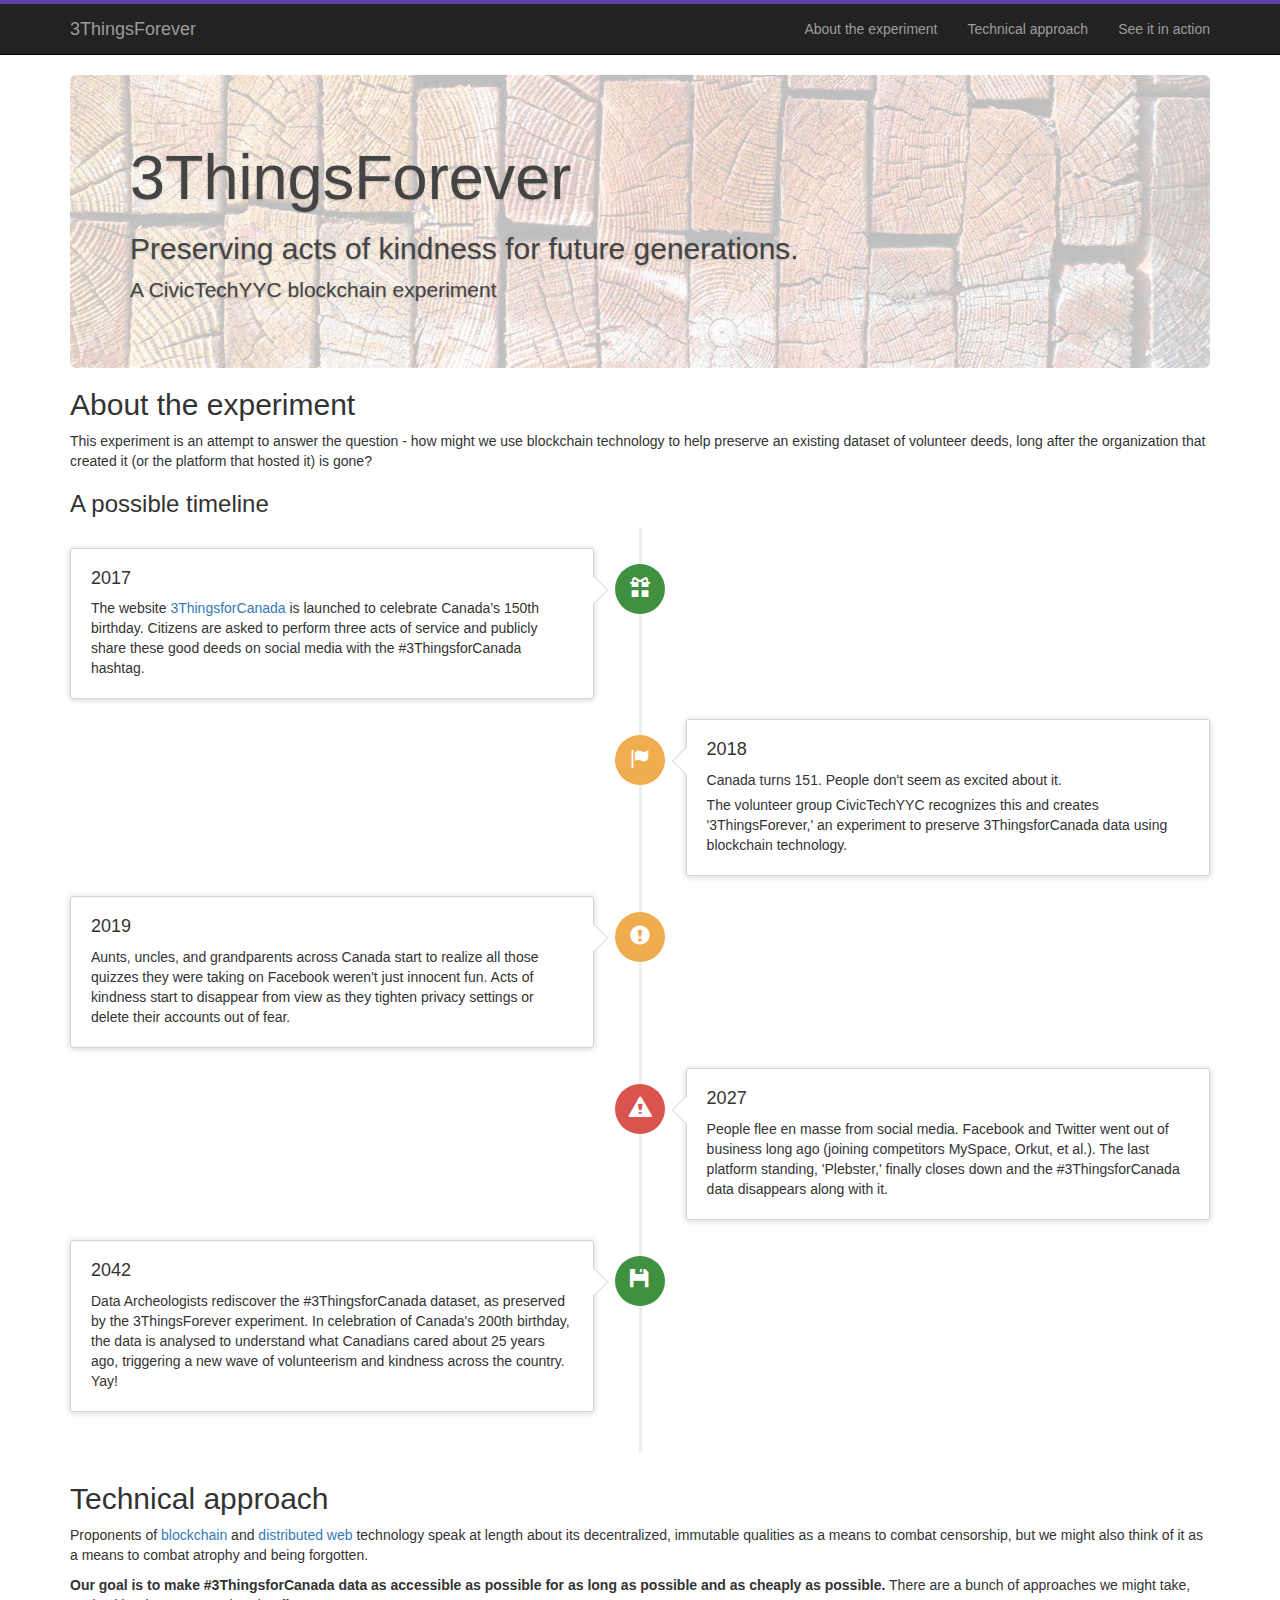
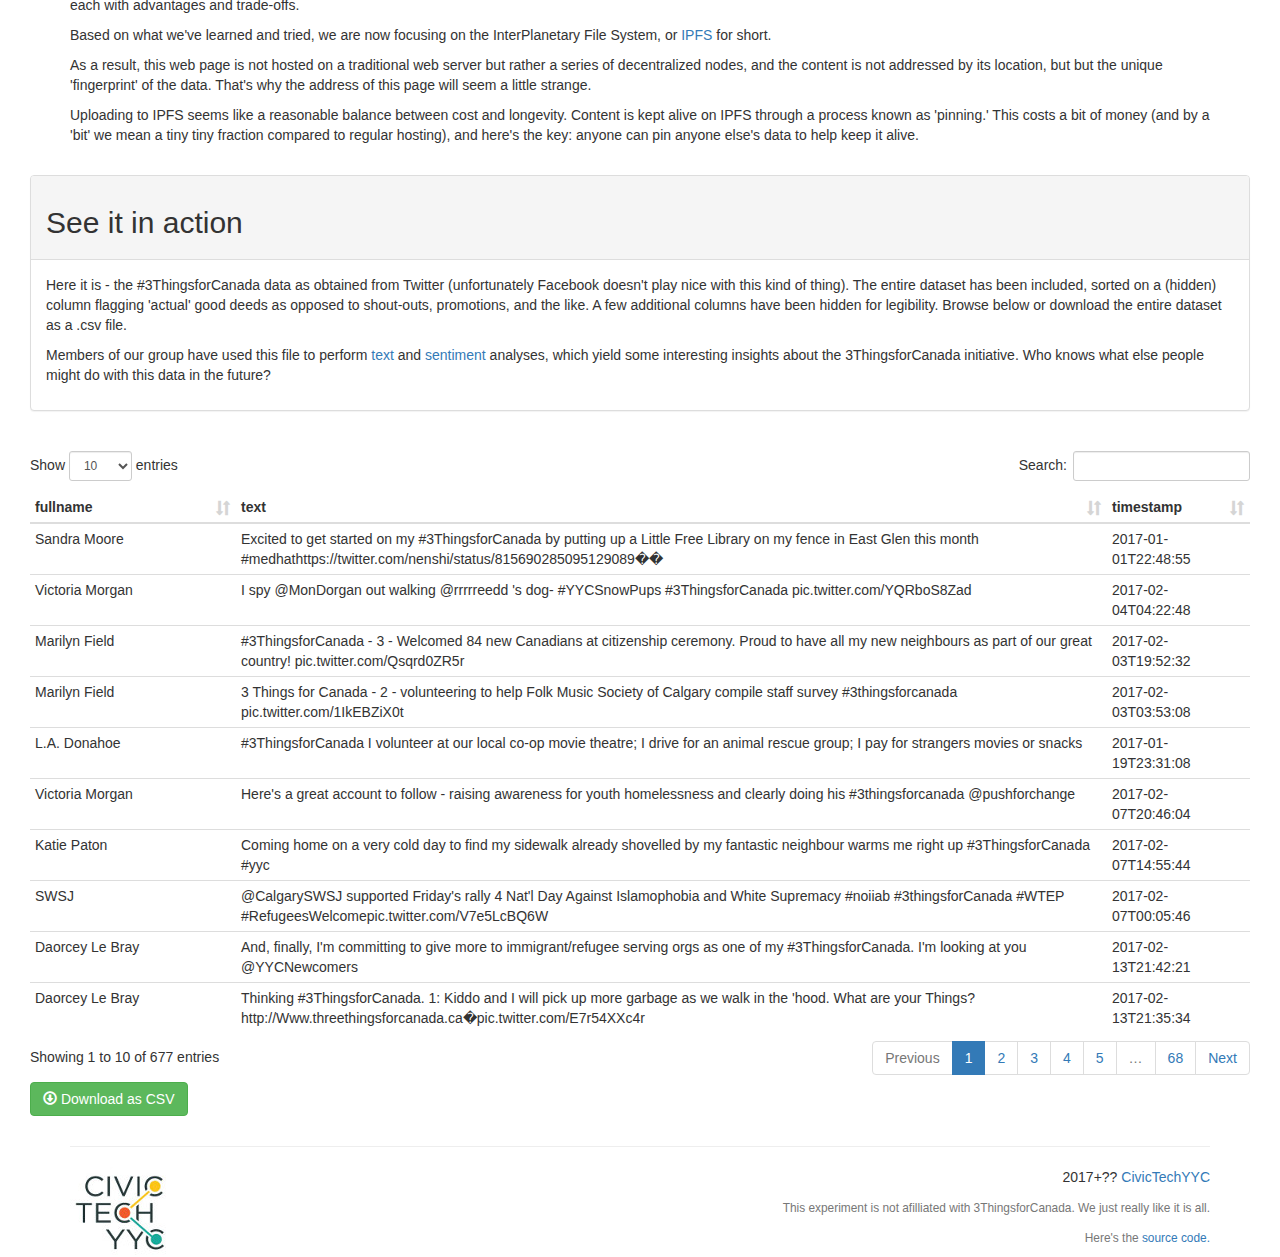
<file: index.html>
<!DOCTYPE html>
<html lang="en">
  <head>
    <meta charset="utf-8">
    <meta http-equiv="X-UA-Compatible" content="IE=edge">
    <meta name="viewport" content="width=device-width, initial-scale=1">
    <!-- The above 3 meta tags *must* come first in the head; any other head content must come *after* these tags -->
    <title>3ThingsForever</title>
    <meta name="author" content="CivicTechYYC">
    <meta content="Display any CSV file as a searchable, filterable, pretty HTML table" />

    <!-- Bootstrap core CSS -->
    <link href="bootstrap.min.css" rel="stylesheet">
    <link href="dataTables.bootstrap.css" rel="stylesheet">

    <!-- Timeline CSS - Dependency on Bootstrap -->
    <link href="timeline.css" rel="stylesheet">

    <!-- Custom CSS - Bootstrap overrides -->
    <link href="custom.css" rel="stylesheet">
    
    <!-- HTML5 shim and Respond.js for IE8 support of HTML5 elements and media queries -->
    <!--[if lt IE 9]>
      <script type="text/javascript" src="https://oss.maxcdn.com/html5shiv/3.7.2/html5shiv.min.js"></script>
      <script type="text/javascript" src="https://oss.maxcdn.com/respond/1.4.2/respond.min.js"></script>
    <![endif]-->
  </head>

  <body>
      <nav class="navbar navbar-inverse navbar-static-top">
          <div class="container">
            <div class="navbar-header">
              <button type="button" class="navbar-toggle collapsed" data-toggle="collapse" data-target="#navbar" aria-expanded="false" aria-controls="navbar">
                <span class="sr-only">Toggle navigation</span>
                <span class="icon-bar"></span>
                <span class="icon-bar"></span>
                <span class="icon-bar"></span>
              </button>
              <a class="navbar-brand" href="#">3ThingsForever</a>
            </div>
            <div id="navbar" class="navbar-collapse collapse">
              <ul class="nav navbar-nav navbar-right">
                <li><a href="#about">About the experiment</a></li>
                <li><a href="#approach">Technical approach</a></li>
                <li><a href="#action">See it in action</a></li>
              </ul>
            </div><!--/.nav-collapse -->
          </div>
        </nav>
        <div class="container-fluid">
          <div class="container">

            <div class="jumbotron">
              <h1>3ThingsForever</h1>
              <h2>Preserving acts of kindness for future generations.</h2>
              <p>A CivicTechYYC blockchain experiment</p>
            </div>
          </div>
            <div class="container" id="about">
                <h2>About the experiment</h2>
                <p>This experiment is an attempt to answer the question - how might we use blockchain technology to help preserve an existing dataset of volunteer deeds, long after the organization that created it (or the platform that hosted it) is gone?</p>
                <h3>A possible timeline</h3>
                <!-- Timeline Start -->
                <ul class="timeline">
                    <li>
                      <div class="timeline-badge success"><i class="glyphicon glyphicon-gift"></i></div>
                      <div class="timeline-panel">
                        <div class="timeline-heading">
                          <h4 class="timeline-title">2017</h4>
                        </div>
                        <div class="timeline-body">
                          <p>The website <a href="http://http://www.threethingsforcanada.ca">3ThingsforCanada</a> is launched to celebrate Canada’s 150th birthday. Citizens are asked to perform three acts of service and publicly share these good deeds on social media with the #3ThingsforCanada hashtag.</p>
                        </div>
                      </div>
                    </li>
                    <li class="timeline-inverted">
                      <div class="timeline-badge warning"><i class="glyphicon glyphicon-flag"></i></div>
                      <div class="timeline-panel">
                        <div class="timeline-heading">
                          <h4 class="timeline-title">2018</h4>
                        </div>
                        <div class="timeline-body">
                          <p>Canada turns 151. People don't seem as excited about it.</p><p>The volunteer group CivicTechYYC recognizes this and creates '3ThingsForever,' an experiment to preserve 3ThingsforCanada data using blockchain technology.</p>
                        </div>
                      </div>
                    </li>
                    <li>
                      <div class="timeline-badge warning"><i class="glyphicon glyphicon-exclamation-sign"></i></div>
                      <div class="timeline-panel">
                        <div class="timeline-heading">
                          <h4 class="timeline-title">2019</h4>
                        </div>
                        <div class="timeline-body">
                          <p>Aunts, uncles, and grandparents across Canada start to realize all those quizzes they were taking on Facebook weren't just innocent fun. Acts of kindness start to disappear from view as they tighten privacy settings or delete their accounts out of fear.</p>
                        </div>
                      </div>
                    </li>
                    <li class="timeline-inverted">
                      <div class="timeline-badge danger"><i class="glyphicon glyphicon-alert"></i></div>
                      <div class="timeline-panel">
                        <div class="timeline-heading">
                          
                          <h4 class="timeline-title">2027</h4>
                        </div>
                        <div class="timeline-body">
                            <p>People flee en masse from social media. Facebook and Twitter went out of business long ago (joining competitors MySpace, Orkut, et al.). The last platform standing, 'Plebster,' finally closes down and the #3ThingsforCanada data disappears along with it.</p>
                        </div>
                      </div>
                    </li>
                    <li>
                      <div class="timeline-badge success"><i class="glyphicon glyphicon-floppy-disk"></i></div>
                      <div class="timeline-panel">
                        <div class="timeline-heading">
                          <h4 class="timeline-title">2042</h4>
                        </div>
                        <div class="timeline-body">
                          <p>Data Archeologists rediscover the #3ThingsforCanada dataset, as preserved by the 3ThingsForever experiment. In celebration of Canada's 200th birthday, the data is analysed to understand what Canadians cared about 25 years ago, triggering a new wave of volunteerism and kindness across the country. Yay!</p>
                        </div>
                      </div>
                    </li>
                </ul>
                <!-- Timeline End -->
              </div>
              <!-- </div> -->
            <div class="container" id="approach"><h2>Technical approach</h2>
              <p>Proponents of <a href="https://en.wikipedia.org/wiki/Blockchain">blockchain</a> and <a href="https://hacks.mozilla.org/2018/07/introducing-the-d-web/">distributed web</a> technology speak at length about its decentralized, immutable qualities as a means to combat censorship, but we might also think of it as a means to combat atrophy and being forgotten.</p><p><strong>Our goal is to make #3ThingsforCanada data as accessible as possible for as long as possible and as cheaply as possible.</strong> There are a bunch of approaches we might take, each with advantages and trade-offs.</p><p>Based on what we've learned and tried, we are now focusing on the InterPlanetary File System, or <a href="https://ipfs.io">IPFS</a> for short.</p><p>As a result, this web page is not hosted on a traditional web server but rather a series of decentralized nodes, and the content is not addressed by its location, but but the unique 'fingerprint' of the data. That's why the address of this page will seem a little strange. </p><p>Uploading to IPFS seems like a reasonable balance between cost and longevity. Content is kept alive on IPFS through a process known as 'pinning.' This costs a bit of money (and by a 'bit' we mean a tiny tiny fraction compared to regular hosting), and here's the key: anyone can pin anyone else's data to help keep it alive.</p></div><br>
              <div class="container-fluid">
            <div class="panel panel-default" id="action">
              <div class="panel-heading"><h2>See it in action</h2></div>
              <div class="panel-body">
              <p>Here it is - the #3ThingsforCanada data as obtained from Twitter (unfortunately Facebook doesn't play nice with this kind of thing). The entire dataset has been included, sorted on a (hidden) column flagging 'actual' good deeds as opposed to shout-outs, promotions, and the like. A few additional columns have been hidden for legibility. Browse below or download the entire dataset as a .csv file.</p><p>Members of our group have used this file to perform <a href="3thingstweetstudy.html">text</a> and <a href="3thingstweetsentiment.html">sentiment</a> analyses, which yield some interesting insights about the 3ThingsforCanada initiative. Who knows what else people might do with this data in the future?</p>
              </div>
            </div>
            <br>
            <div id="table-container"></div>

        </div>
          
          </div><!-- /.container -->

    <footer class="footer">
      <div class="container">
        <hr />
        <img src="CivicTechYYCLogo-sm.jpg" class="pull-left" alt="CivicTechYYC Logo">
        <div class="text-right">
          <p>2017+??<a href="https://civictechyyc.wordpress.com"> CivicTechYYC</a></p>
          <p><small class="text-muted">This experiment is not afilliated with 3ThingsforCanada. We just really like it is all.</small></p>
          <p><small class="text-muted">Here's the <a href="https://github.com/CivicTechYYC/Blockchain-Experiment-1">source code.</a></small></p>
        </div>
      </div>
    </footer>

    <!-- Bootstrap core JavaScript
    ================================================== -->
    <!-- Placed at the end of the document so the pages load faster -->
    <script type="text/javascript" src="jquery.min.js"></script>
    <script type="text/javascript" src="bootstrap.min.js"></script>
    <script type="text/javascript" src="jquery.csv.min.js"></script>
    <script type="text/javascript" src="jquery.dataTables.min.js"></script>
    <script type="text/javascript" src="dataTables.bootstrap.js"></script>
    <script type="text/javascript" src="csv_to_html_table.js"></script>


    <script type="text/javascript">
      function format_link(link){
        if (link)
          return "<a href='" + link + "' target='_blank'>" + link + "</a>";
        else
          return "";
      }
     
      //see datatables documentation for explanation of options - we're using to control paging, visibility, column width, and sort order
      
      CsvToHtmlTable.init({
        csv_path: '3ThingsForCanada.csv',
        element: 'table-container',
        allow_download: true,
        csv_options: {separator: ',', delimiter: '"'},
        datatables_options: {"paging": true, "responsive": true, "order": [10, 'dsc'], "aoColumns": [{ sWidth: '25%' },  {sWidth: 'null' },  {sWidth: 'null' }, {sWidth: 'null' }, {sWidth: 'null' }, {sWidth: 'null' }, {sWidth: '60%'}, {sWidth: '15%'}, {sWidth: 'null' }, {sWidth: 'null' } ], "columnDefs": [
            {
                "targets": [ 2 ],
                "visible": false
            },
            {
                "targets": [ 3 ],
                "visible": false
            },
             {
                "targets": [ 4 ],
                "visible": false
            },
            {
                "targets": [ 5 ],
                "visible": false
            },
             {
                "targets": [ 1 ],
                "visible": false
            },
             {
                "targets": [ 8 ],
                "visible": false
            },
            {
                "targets": [ 9 ],
                "visible": false
            },
          {
            "targets": [10],
            "visible": false
          }
        ]
          
        }
        
      });
    </script>
    <script type="text/javascript">
        $(document).ready(function(){
          // Add smooth scrolling to all links
          $("a").on('click', function(event) {
        
            // Make sure this.hash has a value before overriding default behavior
            if (this.hash !== "") {
              // Prevent default anchor click behavior
              event.preventDefault();
        
              // Store hash
              var hash = this.hash;
        
              // Using jQuery's animate() method to add smooth page scroll
              // The optional number (800) specifies the number of milliseconds it takes to scroll to the specified area
              $('html, body').animate({
                scrollTop: $(hash).offset().top
              }, 800, function(){
           
                // Add hash (#) to URL when done scrolling (default click behavior)
                window.location.hash = hash;
              });
            } // End if
          });
        });
        </script>
  </body>
</html>
</file>
<file: timeline.css>
/* Timeline CSS */

.timeline {
    list-style: none;
    padding: 20px 0 20px;
    position: relative;
}

    .timeline:before {
        top: 0;
        bottom: 0;
        position: absolute;
        content: " ";
        width: 3px;
        background-color: #eeeeee;
        left: 50%;
        margin-left: -1.5px;
    }

    .timeline > li {
        margin-bottom: 20px;
        position: relative;
    }

        .timeline > li:before,
        .timeline > li:after {
            content: " ";
            display: table;
        }

        .timeline > li:after {
            clear: both;
        }

        .timeline > li:before,
        .timeline > li:after {
            content: " ";
            display: table;
        }

        .timeline > li:after {
            clear: both;
        }

        .timeline > li > .timeline-panel {
            width: 46%;
            float: left;
            border: 1px solid #d4d4d4;
            border-radius: 2px;
            padding: 20px;
            position: relative;
            -webkit-box-shadow: 0 1px 6px rgba(0, 0, 0, 0.175);
            box-shadow: 0 1px 6px rgba(0, 0, 0, 0.175);
        }

            .timeline > li > .timeline-panel:before {
                position: absolute;
                top: 26px;
                right: -15px;
                display: inline-block;
                border-top: 15px solid transparent;
                border-left: 15px solid #ccc;
                border-right: 0 solid #ccc;
                border-bottom: 15px solid transparent;
                content: " ";
            }

            .timeline > li > .timeline-panel:after {
                position: absolute;
                top: 27px;
                right: -14px;
                display: inline-block;
                border-top: 14px solid transparent;
                border-left: 14px solid #fff;
                border-right: 0 solid #fff;
                border-bottom: 14px solid transparent;
                content: " ";
            }

        .timeline > li > .timeline-badge {
            color: #fff;
            width: 50px;
            height: 50px;
            line-height: 50px;
            font-size: 1.4em;
            text-align: center;
            position: absolute;
            top: 16px;
            left: 50%;
            margin-left: -25px;
            background-color: #999999;
            z-index: 100;
            border-top-right-radius: 50%;
            border-top-left-radius: 50%;
            border-bottom-right-radius: 50%;
            border-bottom-left-radius: 50%;
        }

        .timeline > li.timeline-inverted > .timeline-panel {
            float: right;
        }

            .timeline > li.timeline-inverted > .timeline-panel:before {
                border-left-width: 0;
                border-right-width: 15px;
                left: -15px;
                right: auto;
            }

            .timeline > li.timeline-inverted > .timeline-panel:after {
                border-left-width: 0;
                border-right-width: 14px;
                left: -14px;
                right: auto;
            }

.timeline-badge.primary {
    background-color: #2e6da4 !important;
}

.timeline-badge.success {
    background-color: #3f903f !important;
}

.timeline-badge.warning {
    background-color: #f0ad4e !important;
}

.timeline-badge.danger {
    background-color: #d9534f !important;
}

.timeline-badge.info {
    background-color: #5bc0de !important;
}

.timeline-title {
    margin-top: 0;
    color: inherit;
}

.timeline-body > p,
.timeline-body > ul {
    margin-bottom: 0;
}

    .timeline-body > p + p {
        margin-top: 5px;
    }

@media (max-width: 767px) {
    ul.timeline:before {
        left: 40px;
    }

    ul.timeline > li > .timeline-panel {
        width: calc(100% - 90px);
        width: -moz-calc(100% - 90px);
        width: -webkit-calc(100% - 90px);
    }

    ul.timeline > li > .timeline-badge {
        left: 15px;
        margin-left: 0;
        top: 16px;
    }

    ul.timeline > li > .timeline-panel {
        float: right;
    }

        ul.timeline > li > .timeline-panel:before {
            border-left-width: 0;
            border-right-width: 15px;
            left: -15px;
            right: auto;
        }

        ul.timeline > li > .timeline-panel:after {
            border-left-width: 0;
            border-right-width: 14px;
            left: -14px;
            right: auto;
        }
}
</file>
<file: custom.css>
/* Custom styles */
/* Reference in HTML after bootstrap */

.jumbotron {
  background-image: url("kindfolk-703-unsplash.jpg");
  background-color: #FFF;
  margin-bottom: 0;
  min-height: 50%;
  background-repeat: no-repeat;
  background-position: center;
  -webkit-background-size: cover;
  background-size: cover;
  color: #444;
  text-shadow: 0 1px 2px rgba(0,0,0,0.2);
}

.navbar {
  border-top: 4px solid hsl(257, 44%, 45%);
}
</file>
